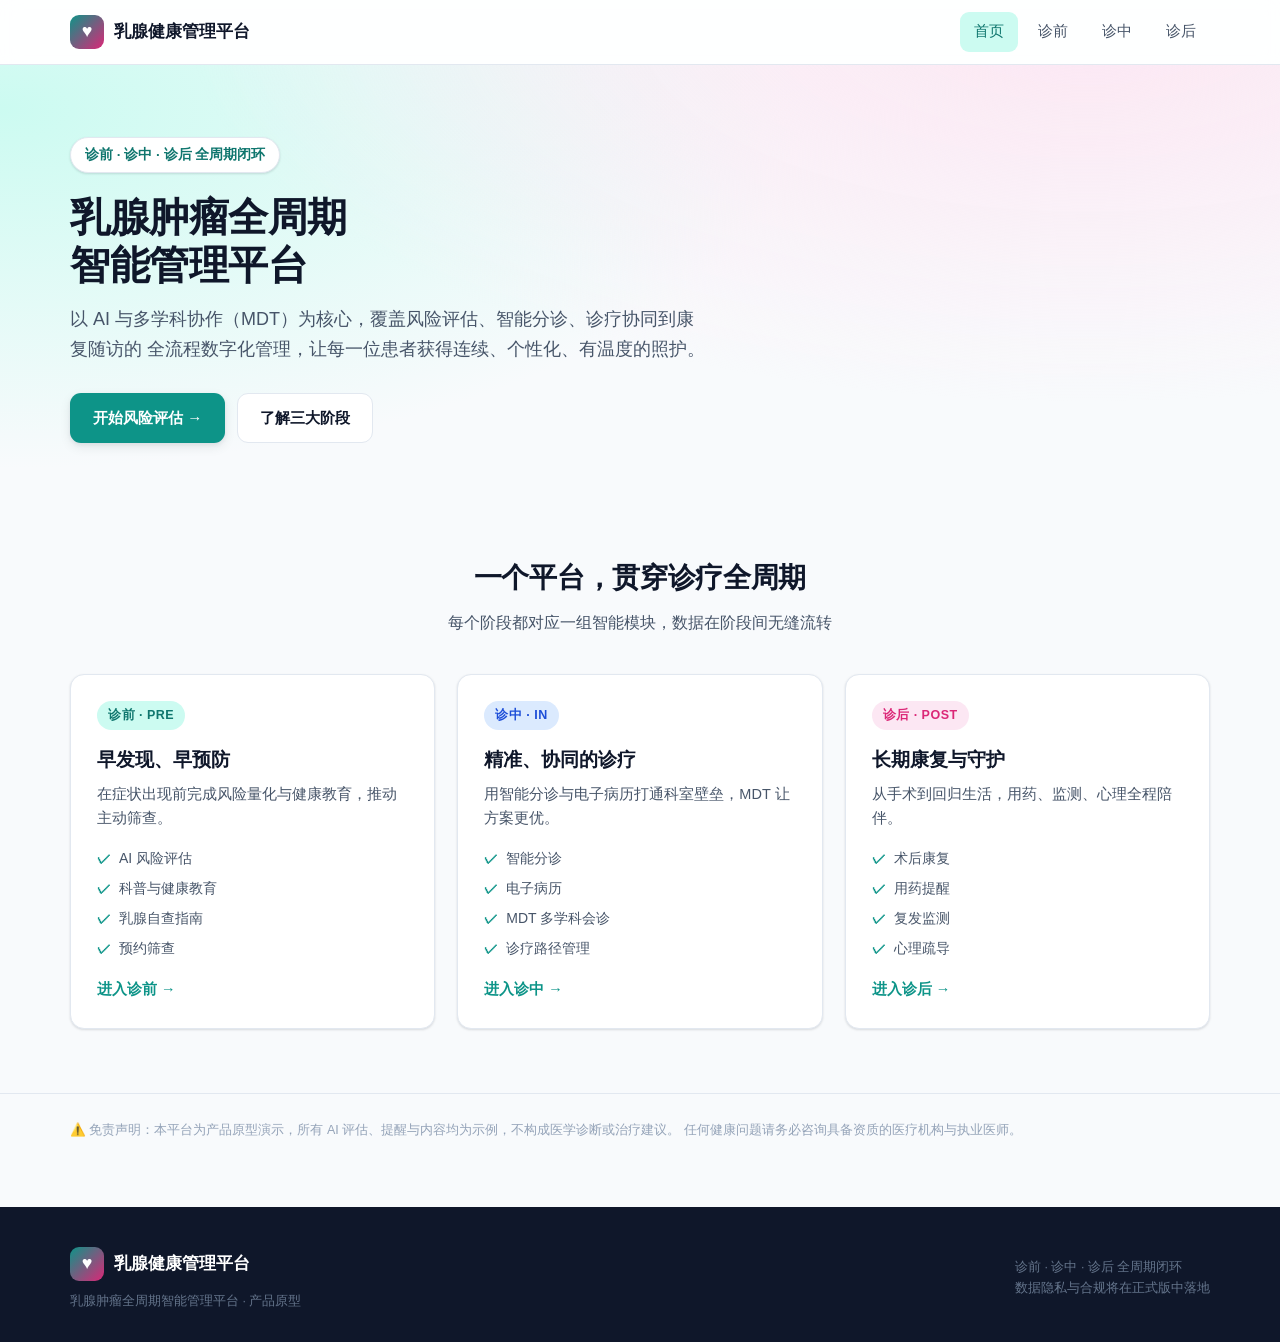
<file: index.html>
<!DOCTYPE html>
<html lang="zh-CN">
<head>
  <meta charset="UTF-8" />
  <meta name="viewport" content="width=device-width, initial-scale=1.0" />
  <title>乳腺肿瘤全周期智能管理平台</title>
  <link rel="stylesheet" href="assets/css/style.css" />
</head>
<body>
  <!-- 导航 -->
  <header class="nav">
    <div class="container nav-inner">
      <a href="index.html" class="brand">
        <span class="logo">♥</span> 乳腺健康管理平台
      </a>
      <nav class="nav-links">
        <a href="index.html" class="active">首页</a>
        <a href="prediagnosis.html">诊前</a>
        <a href="diagnosis.html">诊中</a>
        <a href="postdiagnosis.html">诊后</a>
      </nav>
      <button class="nav-toggle" aria-label="菜单">☰</button>
    </div>
  </header>

  <!-- Hero -->
  <section class="hero">
    <div class="container">
      <span class="pill">诊前 · 诊中 · 诊后 全周期闭环</span>
      <h1>乳腺肿瘤全周期<br />智能管理平台</h1>
      <p class="lead">
        以 AI 与多学科协作（MDT）为核心，覆盖风险评估、智能分诊、诊疗协同到康复随访的
        全流程数字化管理，让每一位患者获得连续、个性化、有温度的照护。
      </p>
      <div class="hero-cta">
        <a href="prediagnosis.html" class="btn btn-primary">开始风险评估 →</a>
        <a href="#phases" class="btn btn-ghost">了解三大阶段</a>
      </div>
    </div>
  </section>

  <!-- 三大阶段总览 -->
  <section class="section" id="phases">
    <div class="container">
      <div class="section-head">
        <h2>一个平台，贯穿诊疗全周期</h2>
        <p>每个阶段都对应一组智能模块，数据在阶段间无缝流转</p>
      </div>
      <div class="phase-grid">
        <div class="card">
          <span class="tag tag-pre">诊前 · PRE</span>
          <h3>早发现、早预防</h3>
          <p>在症状出现前完成风险量化与健康教育，推动主动筛查。</p>
          <ul class="features">
            <li>AI 风险评估</li>
            <li>科普与健康教育</li>
            <li>乳腺自查指南</li>
            <li>预约筛查</li>
          </ul>
          <a href="prediagnosis.html" class="more">进入诊前 →</a>
        </div>

        <div class="card">
          <span class="tag tag-mid">诊中 · IN</span>
          <h3>精准、协同的诊疗</h3>
          <p>用智能分诊与电子病历打通科室壁垒，MDT 让方案更优。</p>
          <ul class="features">
            <li>智能分诊</li>
            <li>电子病历</li>
            <li>MDT 多学科会诊</li>
            <li>诊疗路径管理</li>
          </ul>
          <a href="diagnosis.html" class="more">进入诊中 →</a>
        </div>

        <div class="card">
          <span class="tag tag-post">诊后 · POST</span>
          <h3>长期康复与守护</h3>
          <p>从手术到回归生活，用药、监测、心理全程陪伴。</p>
          <ul class="features">
            <li>术后康复</li>
            <li>用药提醒</li>
            <li>复发监测</li>
            <li>心理疏导</li>
          </ul>
          <a href="postdiagnosis.html" class="more">进入诊后 →</a>
        </div>
      </div>
    </div>
  </section>

  <div class="disclaimer">
    <div class="container">
      ⚠️ 免责声明：本平台为产品原型演示，所有 AI 评估、提醒与内容均为示例，不构成医学诊断或治疗建议。
      任何健康问题请务必咨询具备资质的医疗机构与执业医师。
    </div>
  </div>

  <!-- 页脚 -->
  <footer class="footer">
    <div class="container">
      <div>
        <div class="brand"><span class="logo">♥</span> 乳腺健康管理平台</div>
        <div class="small">乳腺肿瘤全周期智能管理平台 · 产品原型</div>
      </div>
      <div class="small">
        诊前 · 诊中 · 诊后 全周期闭环<br />
        数据隐私与合规将在正式版中落地
      </div>
    </div>
  </footer>
</body>
</html>
</file>
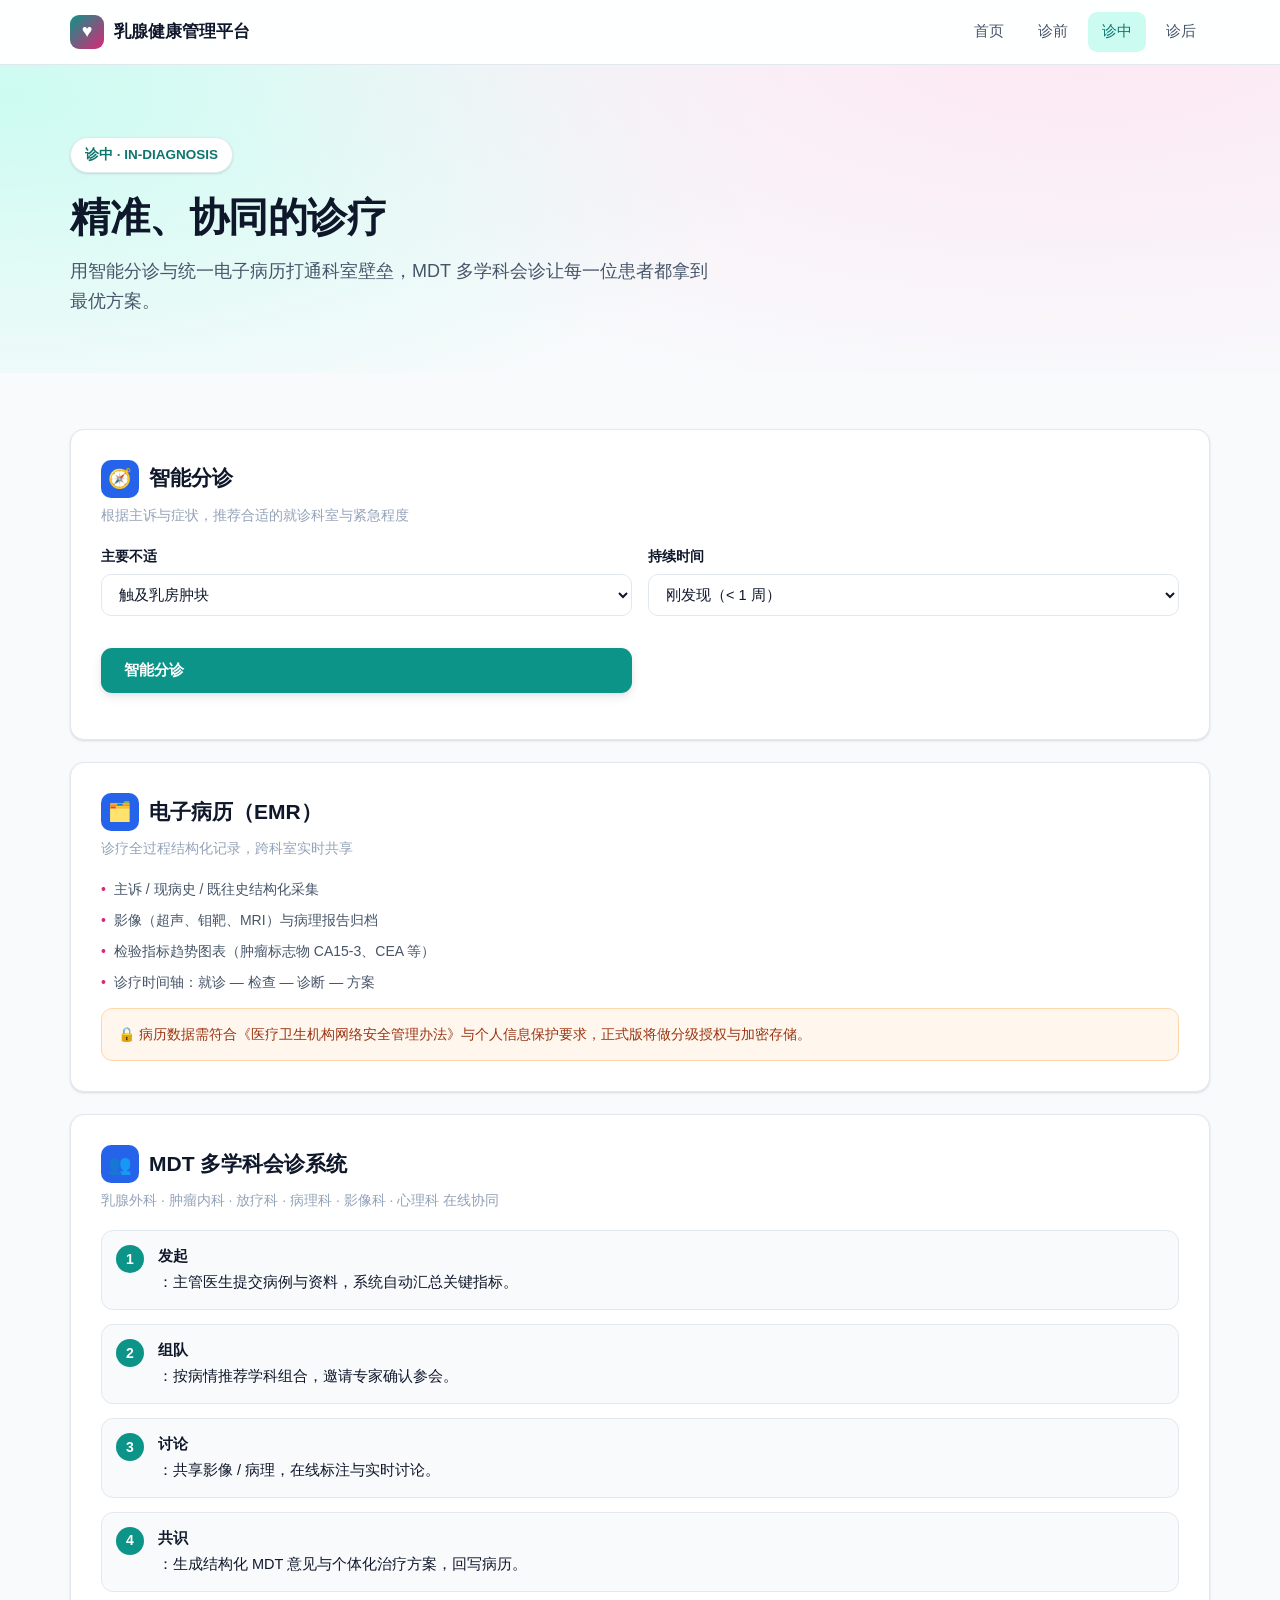
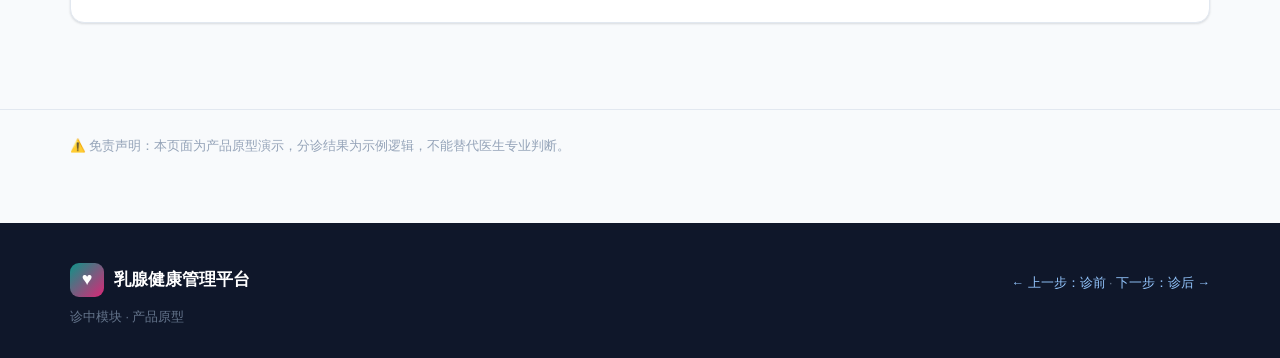
<file: diagnosis.html>
<!DOCTYPE html>
<html lang="zh-CN">
<head>
  <meta charset="UTF-8" />
  <meta name="viewport" content="width=device-width, initial-scale=1.0" />
  <title>诊中 · 乳腺肿瘤智能管理平台</title>
  <link rel="stylesheet" href="assets/css/style.css" />
</head>
<body>
  <header class="nav">
    <div class="container nav-inner">
      <a href="index.html" class="brand"><span class="logo">♥</span> 乳腺健康管理平台</a>
      <nav class="nav-links">
        <a href="index.html">首页</a>
        <a href="prediagnosis.html">诊前</a>
        <a href="diagnosis.html" class="active">诊中</a>
        <a href="postdiagnosis.html">诊后</a>
      </nav>
      <button class="nav-toggle" aria-label="菜单">☰</button>
    </div>
  </header>

  <section class="hero">
    <div class="container">
      <span class="pill">诊中 · IN-DIAGNOSIS</span>
      <h1>精准、协同的诊疗</h1>
      <p class="lead">用智能分诊与统一电子病历打通科室壁垒，MDT 多学科会诊让每一位患者都拿到最优方案。</p>
    </div>
  </section>

  <section class="section">
    <div class="container">

      <!-- 智能分诊 -->
      <div class="feature-block">
        <h3><span class="icon-badge bg-mid">🧭</span> 智能分诊</h3>
        <div class="sub">根据主诉与症状，推荐合适的就诊科室与紧急程度</div>
        <form class="grid-2" onsubmit="event.preventDefault(); document.getElementById('triage-out').classList.add('show');">
          <div class="field">
            <label>主要不适</label>
            <select>
              <option>触及乳房肿块</option>
              <option>乳头溢液</option>
              <option>乳房疼痛</option>
              <option>皮肤改变（凹陷/橘皮）</option>
              <option>体检发现结节</option>
            </select>
          </div>
          <div class="field">
            <label>持续时间</label>
            <select>
              <option>刚发现（&lt; 1 周）</option>
              <option>1 周 – 1 月</option>
              <option>&gt; 1 月</option>
            </select>
          </div>
          <div class="field" style="align-self:end">
            <button type="submit" class="btn btn-primary" style="width:100%">智能分诊</button>
          </div>
        </form>
        <div id="triage-out" class="result-box">
          <p style="font-size:14.5px"><b>分诊建议（演示）：</b>建议至 <b>乳腺外科 / 普外科</b> 就诊，优先级 <b style="color:var(--warn)">中</b>。
          首诊通常包含：临床查体 → 乳腺超声 → 必要时钼靶 / 穿刺活检。</p>
        </div>
      </div>

      <!-- 电子病历 -->
      <div class="feature-block">
        <h3><span class="icon-badge bg-mid">🗂️</span> 电子病历（EMR）</h3>
        <div class="sub">诊疗全过程结构化记录，跨科室实时共享</div>
        <ul class="risk-list">
          <li>主诉 / 现病史 / 既往史结构化采集</li>
          <li>影像（超声、钼靶、MRI）与病理报告归档</li>
          <li>检验指标趋势图表（肿瘤标志物 CA15-3、CEA 等）</li>
          <li>诊疗时间轴：就诊 — 检查 — 诊断 — 方案</li>
        </ul>
        <div class="note" style="margin-top:14px">
          🔒 病历数据需符合《医疗卫生机构网络安全管理办法》与个人信息保护要求，正式版将做分级授权与加密存储。
        </div>
      </div>

      <!-- MDT 会诊 -->
      <div class="feature-block">
        <h3><span class="icon-badge bg-mid">👥</span> MDT 多学科会诊系统</h3>
        <div class="sub">乳腺外科 · 肿瘤内科 · 放疗科 · 病理科 · 影像科 · 心理科 在线协同</div>
        <ol class="steps">
          <li><b>发起</b>：主管医生提交病例与资料，系统自动汇总关键指标。</li>
          <li><b>组队</b>：按病情推荐学科组合，邀请专家确认参会。</li>
          <li><b>讨论</b>：共享影像 / 病理，在线标注与实时讨论。</li>
          <li><b>共识</b>：生成结构化 MDT 意见与个体化治疗方案，回写病历。</li>
        </ol>
      </div>

    </div>
  </section>

  <div class="disclaimer">
    <div class="container">
      ⚠️ 免责声明：本页面为产品原型演示，分诊结果为示例逻辑，不能替代医生专业判断。
    </div>
  </div>

  <footer class="footer">
    <div class="container">
      <div>
        <div class="brand"><span class="logo">♥</span> 乳腺健康管理平台</div>
        <div class="small">诊中模块 · 产品原型</div>
      </div>
      <div class="small"><a href="prediagnosis.html">← 上一步：诊前</a> · <a href="postdiagnosis.html">下一步：诊后 →</a></div>
    </div>
  </footer>

  <script src="assets/js/main.js"></script>
</body>
</html>
</file>
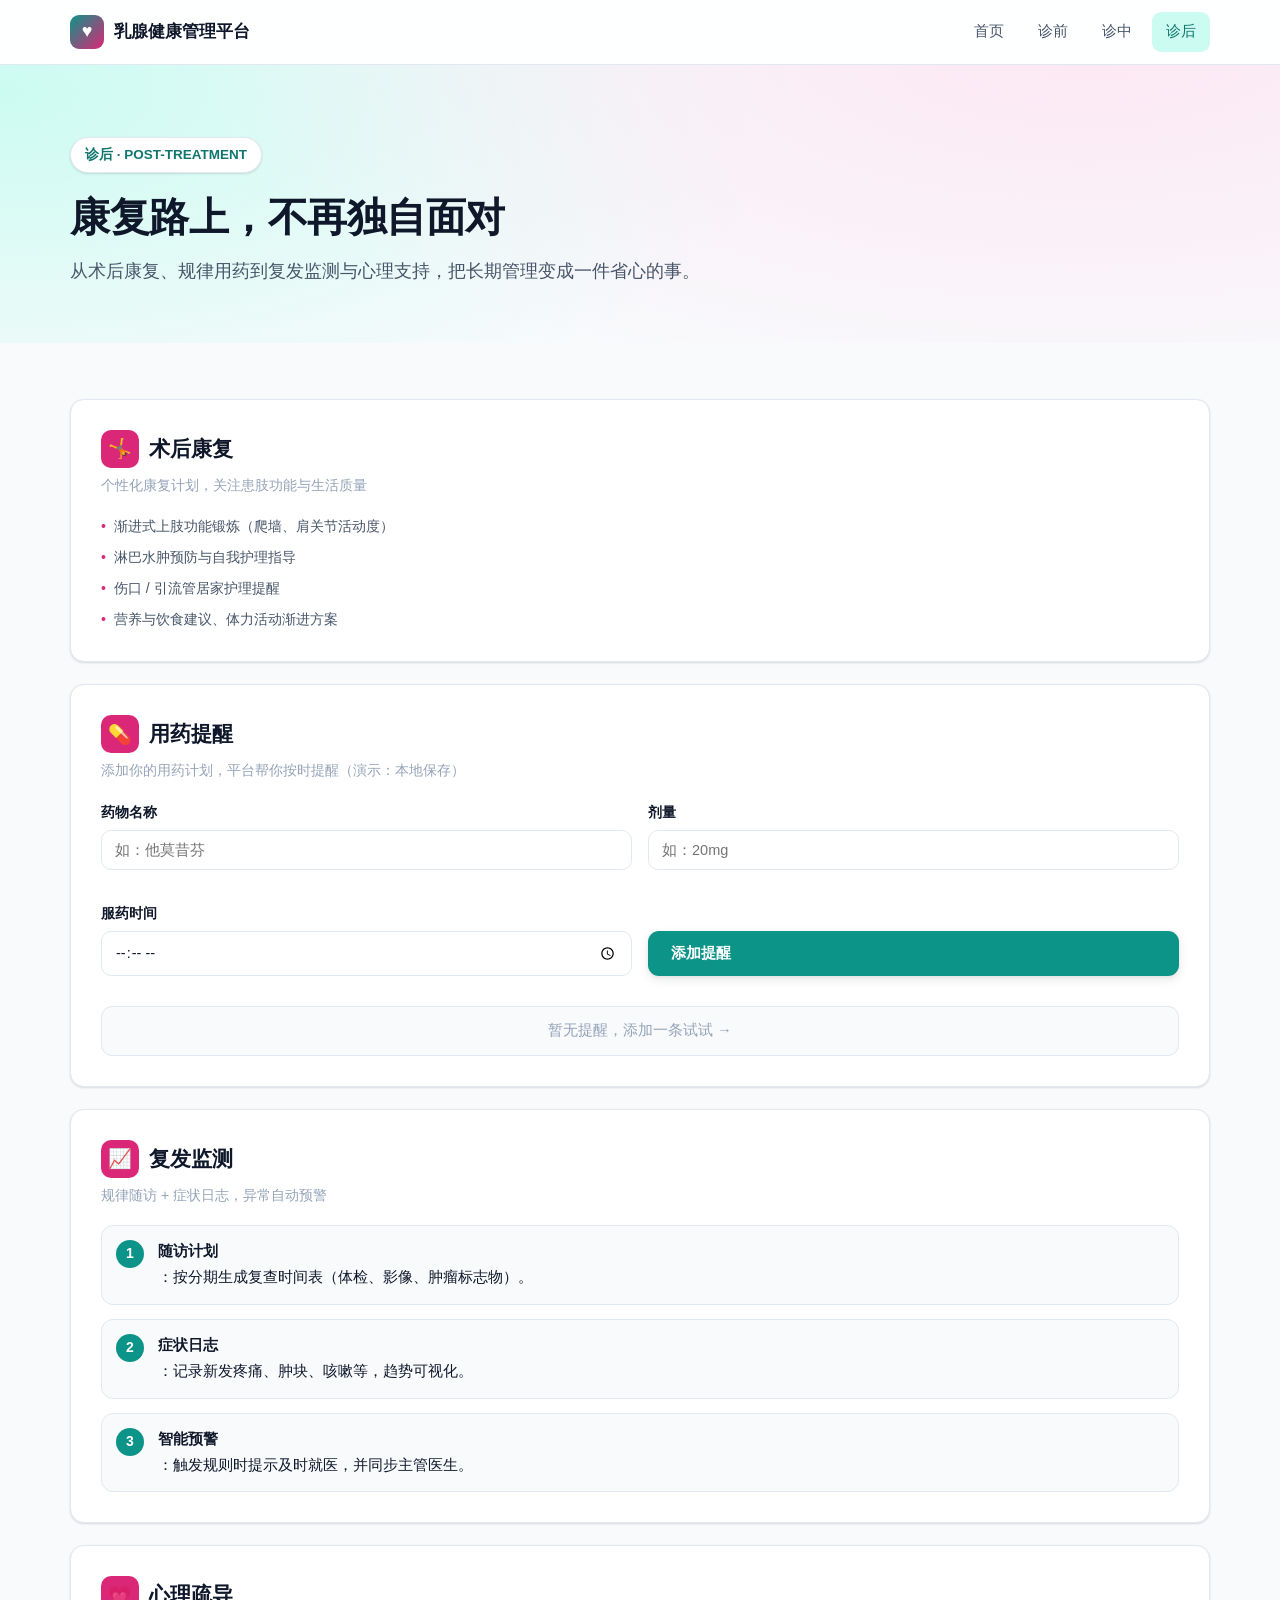
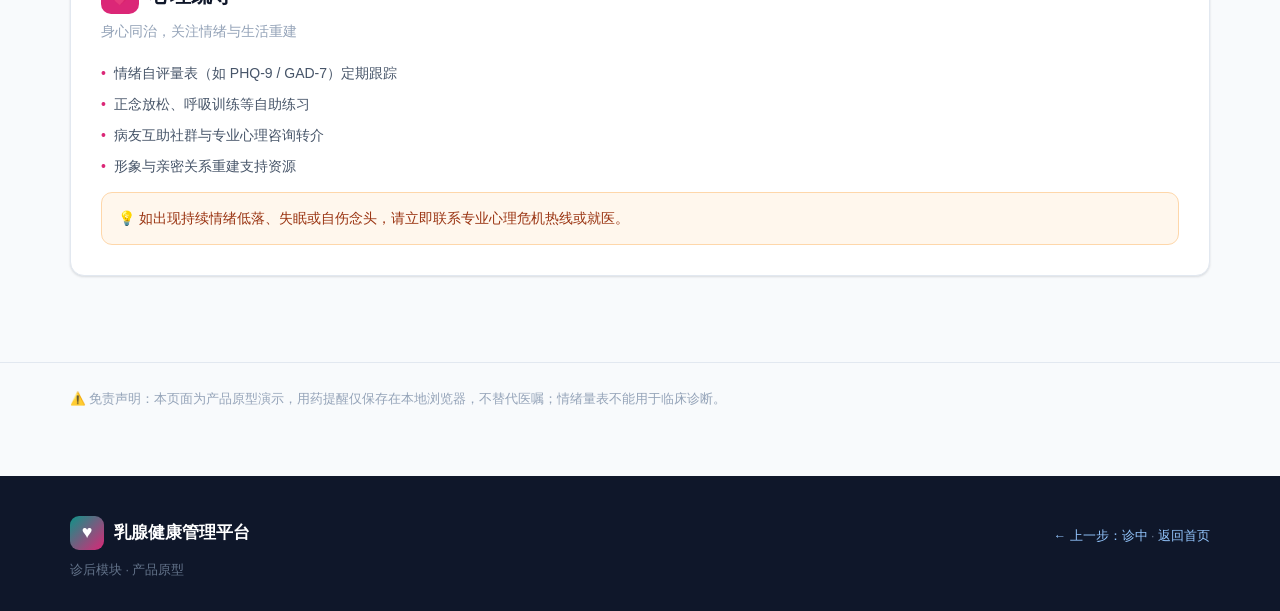
<file: postdiagnosis.html>
<!DOCTYPE html>
<html lang="zh-CN">
<head>
  <meta charset="UTF-8" />
  <meta name="viewport" content="width=device-width, initial-scale=1.0" />
  <title>诊后 · 乳腺肿瘤智能管理平台</title>
  <link rel="stylesheet" href="assets/css/style.css" />
</head>
<body>
  <header class="nav">
    <div class="container nav-inner">
      <a href="index.html" class="brand"><span class="logo">♥</span> 乳腺健康管理平台</a>
      <nav class="nav-links">
        <a href="index.html">首页</a>
        <a href="prediagnosis.html">诊前</a>
        <a href="diagnosis.html">诊中</a>
        <a href="postdiagnosis.html" class="active">诊后</a>
      </nav>
      <button class="nav-toggle" aria-label="菜单">☰</button>
    </div>
  </header>

  <section class="hero">
    <div class="container">
      <span class="pill">诊后 · POST-TREATMENT</span>
      <h1>康复路上，不再独自面对</h1>
      <p class="lead">从术后康复、规律用药到复发监测与心理支持，把长期管理变成一件省心的事。</p>
    </div>
  </section>

  <section class="section">
    <div class="container">

      <!-- 术后康复 -->
      <div class="feature-block">
        <h3><span class="icon-badge bg-post">🤸</span> 术后康复</h3>
        <div class="sub">个性化康复计划，关注患肢功能与生活质量</div>
        <ul class="risk-list">
          <li>渐进式上肢功能锻炼（爬墙、肩关节活动度）</li>
          <li>淋巴水肿预防与自我护理指导</li>
          <li>伤口 / 引流管居家护理提醒</li>
          <li>营养与饮食建议、体力活动渐进方案</li>
        </ul>
      </div>

      <!-- 用药提醒 -->
      <div class="feature-block">
        <h3><span class="icon-badge bg-post">💊</span> 用药提醒</h3>
        <div class="sub">添加你的用药计划，平台帮你按时提醒（演示：本地保存）</div>
        <form id="med-form" class="grid-2">
          <div class="field">
            <label>药物名称</label>
            <input type="text" name="med" placeholder="如：他莫昔芬" required />
          </div>
          <div class="field">
            <label>剂量</label>
            <input type="text" name="dose" placeholder="如：20mg" />
          </div>
          <div class="field">
            <label>服药时间</label>
            <input type="time" name="time" />
          </div>
          <div class="field" style="align-self:end">
            <button type="submit" class="btn btn-primary" style="width:100%">添加提醒</button>
          </div>
        </form>
        <ul id="med-list" class="reminder-list"></ul>
      </div>

      <!-- 复发监测 -->
      <div class="feature-block">
        <h3><span class="icon-badge bg-post">📈</span> 复发监测</h3>
        <div class="sub">规律随访 + 症状日志，异常自动预警</div>
        <ol class="steps">
          <li><b>随访计划</b>：按分期生成复查时间表（体检、影像、肿瘤标志物）。</li>
          <li><b>症状日志</b>：记录新发疼痛、肿块、咳嗽等，趋势可视化。</li>
          <li><b>智能预警</b>：触发规则时提示及时就医，并同步主管医生。</li>
        </ol>
      </div>

      <!-- 心理疏导 -->
      <div class="feature-block">
        <h3><span class="icon-badge bg-post">💗</span> 心理疏导</h3>
        <div class="sub">身心同治，关注情绪与生活重建</div>
        <ul class="risk-list">
          <li>情绪自评量表（如 PHQ-9 / GAD-7）定期跟踪</li>
          <li>正念放松、呼吸训练等自助练习</li>
          <li>病友互助社群与专业心理咨询转介</li>
          <li>形象与亲密关系重建支持资源</li>
        </ul>
        <div class="note" style="margin-top:14px">
          💡 如出现持续情绪低落、失眠或自伤念头，请立即联系专业心理危机热线或就医。
        </div>
      </div>

    </div>
  </section>

  <div class="disclaimer">
    <div class="container">
      ⚠️ 免责声明：本页面为产品原型演示，用药提醒仅保存在本地浏览器，不替代医嘱；情绪量表不能用于临床诊断。
    </div>
  </div>

  <footer class="footer">
    <div class="container">
      <div>
        <div class="brand"><span class="logo">♥</span> 乳腺健康管理平台</div>
        <div class="small">诊后模块 · 产品原型</div>
      </div>
      <div class="small"><a href="diagnosis.html">← 上一步：诊中</a> · <a href="index.html">返回首页</a></div>
    </div>
  </footer>

  <script src="assets/js/main.js"></script>
</body>
</html>
</file>
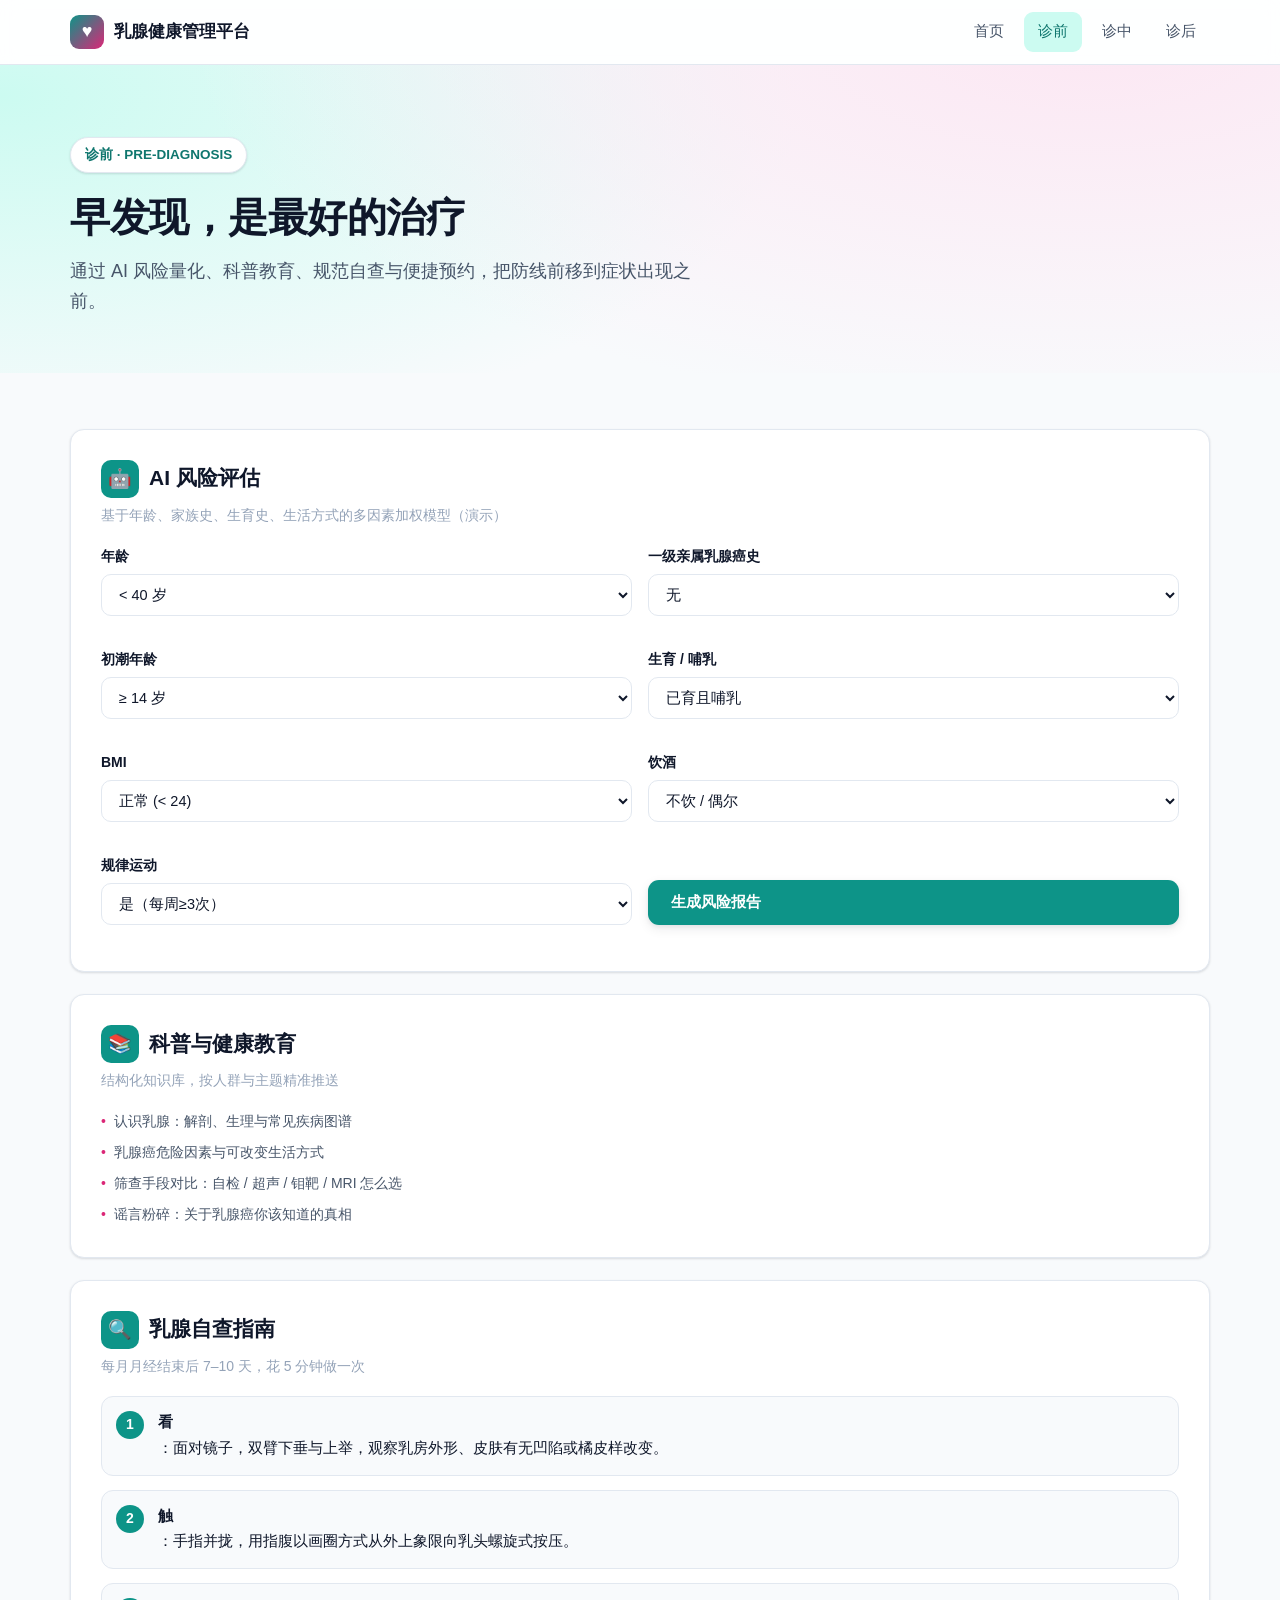
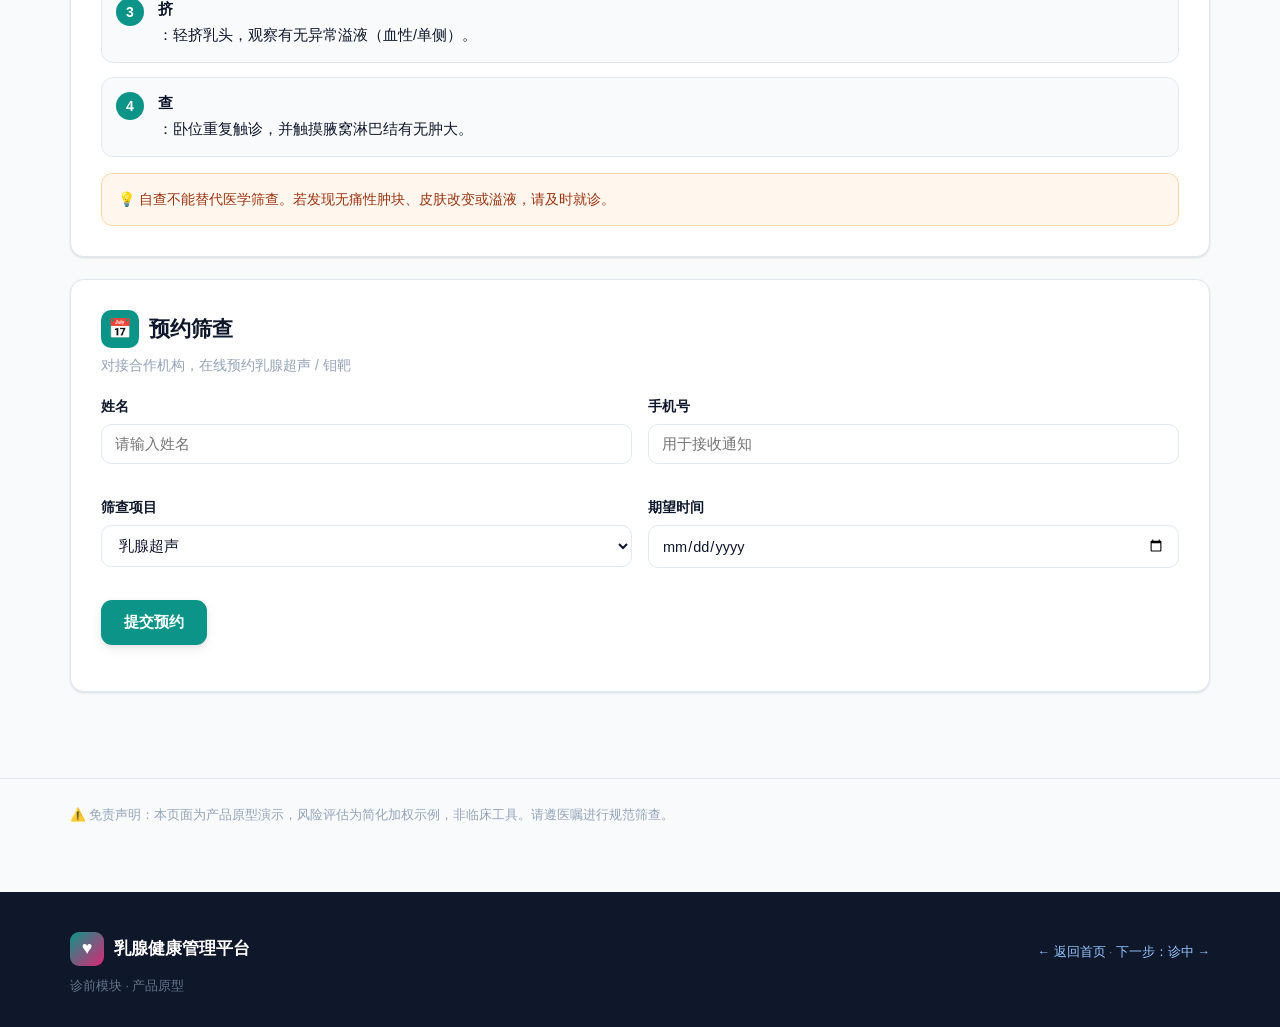
<file: prediagnosis.html>
<!DOCTYPE html>
<html lang="zh-CN">
<head>
  <meta charset="UTF-8" />
  <meta name="viewport" content="width=device-width, initial-scale=1.0" />
  <title>诊前 · 乳腺肿瘤智能管理平台</title>
  <link rel="stylesheet" href="assets/css/style.css" />
</head>
<body>
  <header class="nav">
    <div class="container nav-inner">
      <a href="index.html" class="brand"><span class="logo">♥</span> 乳腺健康管理平台</a>
      <nav class="nav-links">
        <a href="index.html">首页</a>
        <a href="prediagnosis.html" class="active">诊前</a>
        <a href="diagnosis.html">诊中</a>
        <a href="postdiagnosis.html">诊后</a>
      </nav>
      <button class="nav-toggle" aria-label="菜单">☰</button>
    </div>
  </header>

  <section class="hero">
    <div class="container">
      <span class="pill">诊前 · PRE-DIAGNOSIS</span>
      <h1>早发现，是最好的治疗</h1>
      <p class="lead">通过 AI 风险量化、科普教育、规范自查与便捷预约，把防线前移到症状出现之前。</p>
    </div>
  </section>

  <section class="section">
    <div class="container">

      <!-- AI 风险评估 -->
      <div class="feature-block">
        <h3><span class="icon-badge bg-pre">🤖</span> AI 风险评估</h3>
        <div class="sub">基于年龄、家族史、生育史、生活方式的多因素加权模型（演示）</div>
        <form id="risk-form" class="grid-2">
          <div class="field">
            <label>年龄</label>
            <select name="age">
              <option value="0">&lt; 40 岁</option>
              <option value="5">40–49 岁</option>
              <option value="10">50–59 岁</option>
              <option value="15">≥ 60 岁</option>
            </select>
          </div>
          <div class="field">
            <label>一级亲属乳腺癌史</label>
            <select name="family">
              <option value="0">无</option>
              <option value="12">1 位</option>
              <option value="22">≥ 2 位</option>
            </select>
          </div>
          <div class="field">
            <label>初潮年龄</label>
            <select name="menarche">
              <option value="0">≥ 14 岁</option>
              <option value="6">&lt; 12 岁</option>
            </select>
          </div>
          <div class="field">
            <label>生育 / 哺乳</label>
            <select name="parity">
              <option value="0">已育且哺乳</option>
              <option value="8">未育 / 未哺乳</option>
            </select>
          </div>
          <div class="field">
            <label>BMI</label>
            <select name="bmi">
              <option value="0">正常 (&lt; 24)</option>
              <option value="6">超重 / 肥胖</option>
            </select>
          </div>
          <div class="field">
            <label>饮酒</label>
            <select name="alcohol">
              <option value="0">不饮 / 偶尔</option>
              <option value="5">经常</option>
            </select>
          </div>
          <div class="field">
            <label>规律运动</label>
            <select name="exercise">
              <option value="0">是（每周≥3次）</option>
              <option value="5">否</option>
            </select>
          </div>
          <div class="field" style="align-self:end">
            <button type="submit" class="btn btn-primary" style="width:100%">生成风险报告</button>
          </div>
        </form>
        <div id="risk-result" class="result-box">
          <div class="gauge">
            <div class="ring" id="risk-ring"><span id="risk-pct">0%</span></div>
            <div>
              <div style="font-size:14px;color:var(--text-soft)">综合风险等级</div>
              <div id="risk-level" style="font-size:22px;font-weight:700">—</div>
              <p id="risk-advice" style="margin-top:6px;color:var(--text-soft);font-size:14.5px"></p>
            </div>
          </div>
        </div>
      </div>

      <!-- 科普 -->
      <div class="feature-block">
        <h3><span class="icon-badge bg-pre">📚</span> 科普与健康教育</h3>
        <div class="sub">结构化知识库，按人群与主题精准推送</div>
        <ul class="risk-list">
          <li>认识乳腺：解剖、生理与常见疾病图谱</li>
          <li>乳腺癌危险因素与可改变生活方式</li>
          <li>筛查手段对比：自检 / 超声 / 钼靶 / MRI 怎么选</li>
          <li>谣言粉碎：关于乳腺癌你该知道的真相</li>
        </ul>
      </div>

      <!-- 自查指南 -->
      <div class="feature-block">
        <h3><span class="icon-badge bg-pre">🔍</span> 乳腺自查指南</h3>
        <div class="sub">每月月经结束后 7–10 天，花 5 分钟做一次</div>
        <ol class="steps">
          <li><b>看</b>：面对镜子，双臂下垂与上举，观察乳房外形、皮肤有无凹陷或橘皮样改变。</li>
          <li><b>触</b>：手指并拢，用指腹以画圈方式从外上象限向乳头螺旋式按压。</li>
          <li><b>挤</b>：轻挤乳头，观察有无异常溢液（血性/单侧）。</li>
          <li><b>查</b>：卧位重复触诊，并触摸腋窝淋巴结有无肿大。</li>
        </ol>
        <div class="note" style="margin-top:16px">
          💡 自查不能替代医学筛查。若发现无痛性肿块、皮肤改变或溢液，请及时就诊。
        </div>
      </div>

      <!-- 预约筛查 -->
      <div class="feature-block">
        <h3><span class="icon-badge bg-pre">📅</span> 预约筛查</h3>
        <div class="sub">对接合作机构，在线预约乳腺超声 / 钼靶</div>
        <form class="grid-2" onsubmit="event.preventDefault(); alert('演示：预约请求已提交（待接入真实排班系统）');">
          <div class="field">
            <label>姓名</label>
            <input type="text" placeholder="请输入姓名" required />
          </div>
          <div class="field">
            <label>手机号</label>
            <input type="tel" placeholder="用于接收通知" required />
          </div>
          <div class="field">
            <label>筛查项目</label>
            <select>
              <option>乳腺超声</option>
              <option>乳腺钼靶（X线）</option>
              <option>超声 + 钼靶联合</option>
              <option>乳腺 MRI</option>
            </select>
          </div>
          <div class="field">
            <label>期望时间</label>
            <input type="date" />
          </div>
          <div class="field" style="grid-column:1/-1">
            <button type="submit" class="btn btn-primary">提交预约</button>
          </div>
        </form>
      </div>

    </div>
  </section>

  <div class="disclaimer">
    <div class="container">
      ⚠️ 免责声明：本页面为产品原型演示，风险评估为简化加权示例，非临床工具。请遵医嘱进行规范筛查。
    </div>
  </div>

  <footer class="footer">
    <div class="container">
      <div>
        <div class="brand"><span class="logo">♥</span> 乳腺健康管理平台</div>
        <div class="small">诊前模块 · 产品原型</div>
      </div>
      <div class="small"><a href="index.html">← 返回首页</a> · <a href="diagnosis.html">下一步：诊中 →</a></div>
    </div>
  </footer>

  <script src="assets/js/main.js"></script>
</body>
</html>
</file>
<file: assets/css/style.css>
/* ========================================================================
   乳腺肿瘤全周期智能管理平台 — 共享设计系统
   设计基调：专业、可信、温暖（医疗蓝绿 + 乳腺健康粉）
   ======================================================================== */

:root {
  /* 主色：医疗蓝绿（信任 / 健康） */
  --primary: #0d9488;
  --primary-dark: #0f766e;
  --primary-light: #ccfbf1;
  /* 强调色：乳腺健康粉（关怀 / 女性） */
  --accent: #db2777;
  --accent-light: #fce7f3;
  /* 中性色 */
  --bg: #f8fafc;
  --surface: #ffffff;
  --border: #e2e8f0;
  --text: #0f172a;
  --text-soft: #475569;
  --text-mute: #94a3b8;
  /* 语义色 */
  --warn: #f59e0b;
  --danger: #ef4444;
  --ok: #22c55e;
  --radius: 14px;
  --shadow-sm: 0 1px 2px rgba(15, 23, 42, .06), 0 1px 3px rgba(15, 23, 42, .08);
  --shadow-md: 0 4px 12px rgba(15, 23, 42, .08), 0 2px 4px rgba(15, 23, 42, .06);
  --shadow-lg: 0 12px 32px rgba(15, 23, 42, .12);
  --maxw: 1180px;
}

* { box-sizing: border-box; margin: 0; padding: 0; }

html { scroll-behavior: smooth; }

body {
  font-family: -apple-system, BlinkMacSystemFont, "Segoe UI", "PingFang SC",
    "Hiragino Sans GB", "Microsoft YaHei", sans-serif;
  background: var(--bg);
  color: var(--text);
  line-height: 1.65;
  -webkit-font-smoothing: antialiased;
}

a { color: var(--primary); text-decoration: none; }
a:hover { text-decoration: underline; }

.container { max-width: var(--maxw); margin: 0 auto; padding: 0 20px; }

/* ---------------- 顶部导航 ---------------- */
.nav {
  position: sticky; top: 0; z-index: 50;
  background: rgba(255, 255, 255, .85);
  backdrop-filter: blur(10px);
  border-bottom: 1px solid var(--border);
}
.nav-inner {
  display: flex; align-items: center; justify-content: space-between;
  height: 64px;
}
.brand { display: flex; align-items: center; gap: 10px; font-weight: 700; font-size: 17px; color: var(--text); }
.brand .logo {
  width: 34px; height: 34px; border-radius: 9px;
  background: linear-gradient(135deg, var(--primary), var(--accent));
  display: grid; place-items: center; color: #fff; font-size: 18px;
}
.brand:hover { text-decoration: none; }
.nav-links { display: flex; gap: 6px; align-items: center; }
.nav-links a {
  padding: 8px 14px; border-radius: 9px; color: var(--text-soft);
  font-weight: 500; font-size: 14.5px;
}
.nav-links a:hover { background: var(--bg); text-decoration: none; color: var(--text); }
.nav-links a.active { background: var(--primary-light); color: var(--primary-dark); }
.nav-toggle { display: none; background: none; border: none; font-size: 24px; cursor: pointer; }

/* ---------------- Hero ---------------- */
.hero {
  padding: 72px 0 56px;
  background:
    radial-gradient(900px 380px at 85% -10%, var(--accent-light), transparent),
    radial-gradient(800px 360px at 0% 10%, var(--primary-light), transparent);
}
.hero h1 { font-size: 40px; line-height: 1.2; letter-spacing: -.5px; margin-bottom: 16px; }
.hero p.lead { font-size: 18px; color: var(--text-soft); max-width: 640px; }
.hero .pill {
  display: inline-block; background: var(--surface); border: 1px solid var(--border);
  color: var(--primary-dark); padding: 6px 14px; border-radius: 999px;
  font-size: 13.5px; font-weight: 600; margin-bottom: 20px; box-shadow: var(--shadow-sm);
}
.hero-cta { margin-top: 28px; display: flex; gap: 12px; flex-wrap: wrap; }
.btn {
  display: inline-flex; align-items: center; gap: 8px;
  padding: 12px 22px; border-radius: 11px; font-weight: 600; font-size: 15px;
  cursor: pointer; border: 1px solid transparent; transition: .15s;
}
.btn-primary { background: var(--primary); color: #fff; box-shadow: var(--shadow-md); }
.btn-primary:hover { background: var(--primary-dark); text-decoration: none; }
.btn-ghost { background: var(--surface); color: var(--text); border-color: var(--border); }
.btn-ghost:hover { text-decoration: none; border-color: var(--primary); color: var(--primary-dark); }

/* ---------------- 卡片 / 网格 ---------------- */
.section { padding: 56px 0; }
.section-head { text-align: center; margin-bottom: 38px; }
.section-head h2 { font-size: 28px; letter-spacing: -.3px; }
.section-head p { color: var(--text-soft); margin-top: 8px; }

.phase-grid { display: grid; grid-template-columns: repeat(3, 1fr); gap: 22px; }
.card {
  background: var(--surface); border: 1px solid var(--border);
  border-radius: var(--radius); padding: 26px; box-shadow: var(--shadow-sm);
  transition: .18s; display: flex; flex-direction: column;
}
.card:hover { box-shadow: var(--shadow-md); transform: translateY(-3px); }
.card .tag {
  align-self: flex-start; font-size: 12.5px; font-weight: 700; letter-spacing: .5px;
  padding: 4px 11px; border-radius: 999px; margin-bottom: 14px;
}
.tag-pre { background: var(--primary-light); color: var(--primary-dark); }
.tag-mid { background: #dbeafe; color: #1d4ed8; }
.tag-post { background: var(--accent-light); color: var(--accent); }
.card h3 { font-size: 19px; margin-bottom: 8px; }
.card p { color: var(--text-soft); font-size: 14.5px; flex: 1; }
.card .features { list-style: none; margin: 16px 0 18px; display: grid; gap: 7px; }
.card .features li { font-size: 14px; color: var(--text-soft); display: flex; gap: 8px; align-items: center; }
.card .features li::before { content: "✓"; color: var(--primary); font-weight: 700; }
.card .more { font-weight: 600; font-size: 14.5px; }

/* ---------------- 功能区块（落地页） ---------------- */
.feature-block {
  background: var(--surface); border: 1px solid var(--border);
  border-radius: var(--radius); padding: 30px; margin-bottom: 22px;
  box-shadow: var(--shadow-sm);
}
.feature-block h3 { font-size: 21px; margin-bottom: 6px; display: flex; align-items: center; gap: 10px; }
.feature-block .sub { color: var(--text-mute); font-size: 14px; margin-bottom: 18px; }
.icon-badge {
  width: 38px; height: 38px; border-radius: 10px; flex: none;
  display: grid; place-items: center; font-size: 19px; color: #fff;
}
.bg-pre { background: var(--primary); }
.bg-mid { background: #2563eb; }
.bg-post { background: var(--accent); }

/* ---------------- 表单 ---------------- */
.field { margin-bottom: 16px; }
.field label { display: block; font-size: 14px; font-weight: 600; margin-bottom: 6px; color: var(--text); }
.field input, .field select, .field textarea {
  width: 100%; padding: 11px 13px; border: 1px solid var(--border);
  border-radius: 10px; font-size: 14.5px; font-family: inherit; background: #fff; color: var(--text);
}
.field input:focus, .field select:focus, .field textarea:focus {
  outline: none; border-color: var(--primary); box-shadow: 0 0 0 3px var(--primary-light);
}
.grid-2 { display: grid; grid-template-columns: 1fr 1fr; gap: 16px; }
@media (max-width: 640px) { .grid-2 { grid-template-columns: 1fr; } }

/* ---------------- 交互组件 ---------------- */
.result-box {
  margin-top: 18px; padding: 20px; border-radius: 12px;
  background: var(--bg); border: 1px dashed var(--border); display: none;
}
.result-box.show { display: block; }
.gauge { display: flex; align-items: center; gap: 18px; flex-wrap: wrap; }
.ring {
  --p: 0; width: 110px; height: 110px; border-radius: 50%; flex: none;
  background: conic-gradient(var(--primary) calc(var(--p) * 1%), var(--border) 0);
  display: grid; place-items: center; position: relative;
}
.ring::after {
  content: ""; position: absolute; inset: 12px; background: #fff; border-radius: 50%;
}
.ring span { position: relative; z-index: 1; font-weight: 700; font-size: 22px; }

.risk-list { list-style: none; display: grid; gap: 8px; margin-top: 6px; }
.risk-list li { font-size: 14px; color: var(--text-soft); display: flex; gap: 8px; }
.risk-list li::before { content: "•"; color: var(--accent); }

.steps { counter-reset: step; list-style: none; display: grid; gap: 14px; }
.steps li {
  position: relative; padding: 14px 16px 14px 56px; background: var(--bg);
  border: 1px solid var(--border); border-radius: 12px; font-size: 14.5px;
}
.steps li::before {
  counter-increment: step; content: counter(step);
  position: absolute; left: 14px; top: 14px; width: 28px; height: 28px;
  background: var(--primary); color: #fff; border-radius: 50%;
  display: grid; place-items: center; font-weight: 700; font-size: 14px;
}
.steps li b { display: block; margin-bottom: 2px; }

/* 用药提醒列表 */
.reminder-list { list-style: none; display: grid; gap: 10px; margin-top: 14px; }
.reminder-list li {
  display: flex; align-items: center; justify-content: space-between;
  padding: 12px 16px; background: var(--bg); border: 1px solid var(--border);
  border-radius: 11px; font-size: 14.5px;
}
.reminder-list .rm { color: var(--danger); cursor: pointer; border: none; background: none; font-size: 13px; }

/* ---------------- 提示 / 免责 ---------------- */
.note {
  display: flex; gap: 10px; padding: 14px 16px; border-radius: 11px;
  background: #fff7ed; border: 1px solid #fed7aa; color: #9a3412; font-size: 14px;
}
.disclaimer {
  margin-top: 8px; padding: 26px 0; border-top: 1px solid var(--border);
  color: var(--text-mute); font-size: 12.5px; line-height: 1.7;
}

/* ---------------- 页脚 ---------------- */
.footer { background: #0f172a; color: #cbd5e1; padding: 40px 0 30px; margin-top: 40px; }
.footer .container { display: flex; justify-content: space-between; flex-wrap: wrap; gap: 20px; }
.footer a { color: #93c5fd; }
.footer .brand { color: #fff; }
.footer .small { font-size: 12.5px; color: #64748b; margin-top: 10px; }

/* ---------------- 响应式 ---------------- */
@media (max-width: 900px) {
  .phase-grid { grid-template-columns: 1fr; }
  .hero h1 { font-size: 32px; }
}
@media (max-width: 720px) {
  .nav-links { display: none; position: absolute; top: 64px; left: 0; right: 0;
    background: #fff; flex-direction: column; padding: 12px; border-bottom: 1px solid var(--border); }
  .nav-links.open { display: flex; }
  .nav-toggle { display: block; }
}
</file>
